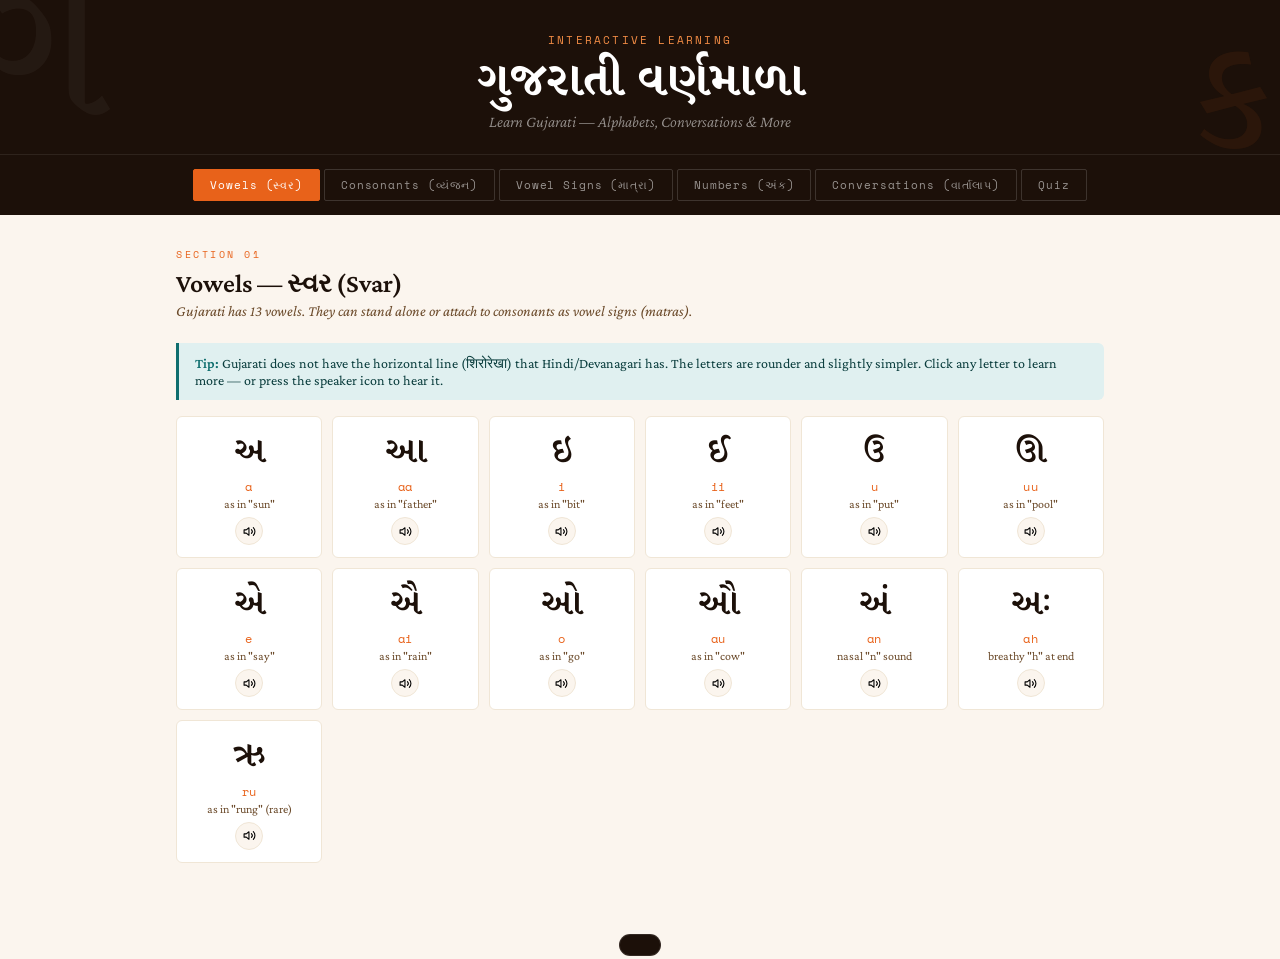
<file: index.html>
<!DOCTYPE html>
<html lang="en">
<head>
  <meta charset="UTF-8">
  <meta name="viewport" content="width=device-width, initial-scale=1.0">
  <title>ગુજરાતી શીખો — Learn Gujarati</title>
  <link href="https://fonts.googleapis.com/css2?family=Noto+Serif+Gujarati:wght@400;600;700&family=Crimson+Pro:ital,wght@0,300;0,400;0,600;1,300&family=Space+Mono:wght@400;700&display=swap" rel="stylesheet">
  <link rel="stylesheet" href="css/style.css">
</head>
<body>

  <header>
    <div class="header-label">Interactive Learning</div>
    <h1>ગુજરાતી વર્ણમાળા</h1>
    <div class="header-sub">Learn Gujarati — Alphabets, Conversations & More</div>
  </header>

  <nav id="main-nav"></nav>

  <main>
    <div class="section active" id="sec-vowels"></div>
    <div class="section" id="sec-consonants"></div>
    <div class="section" id="sec-matras"></div>
    <div class="section" id="sec-numbers"></div>
    <div class="section" id="sec-conversations"></div>
    <div class="section" id="sec-quiz"></div>
  </main>

  <!-- Pronunciation toast -->
  <div id="speak-toast" class="speak-toast"></div>

  <script src="data/config.js"></script>
  <script src="js/speak.js"></script>
  <script src="js/alphabets.js"></script>
  <script src="js/conversations.js"></script>
  <script src="js/quiz.js"></script>
  <script src="js/app.js"></script>
</body>
</html>
</file>
<file: css/style.css>
/* ── Variables ─────────────────────────────────────────── */
:root {
  --saffron:       #E8621A;
  --saffron-light: #F28C45;
  --saffron-pale:  #FDF0E8;
  --ink:           #1C1009;
  --ink-muted:     #6B4A2A;
  --cream:         #FBF5EE;
  --cream-dark:    #F0E6D6;
  --teal:          #0F6E6E;
  --teal-light:    #E0F0F0;
  --green-bg:      #EAF3DE;
  --green-text:    #27500A;
  --red-bg:        #FCEBEB;
  --red-text:      #791F1F;
}

/* ── Reset ──────────────────────────────────────────────── */
*, *::before, *::after { box-sizing: border-box; margin: 0; padding: 0; }

body {
  background: var(--cream);
  color: var(--ink);
  font-family: 'Crimson Pro', Georgia, serif;
  min-height: 100vh;
}

/* ── Header ─────────────────────────────────────────────── */
header {
  background: var(--ink);
  padding: 2rem 2rem 1.5rem;
  text-align: center;
  position: relative;
  overflow: hidden;
}
header::before {
  content: 'ગ';
  position: absolute;
  font-family: 'Noto Serif Gujarati', serif;
  font-size: 200px;
  color: rgba(255,255,255,0.04);
  top: -40px; left: -20px;
  line-height: 1;
  pointer-events: none;
}
header::after {
  content: 'ક';
  position: absolute;
  font-family: 'Noto Serif Gujarati', serif;
  font-size: 160px;
  color: rgba(232,98,26,0.08);
  bottom: -30px; right: 10px;
  line-height: 1;
  pointer-events: none;
}
.header-label {
  font-family: 'Space Mono', monospace;
  font-size: 11px;
  letter-spacing: 0.2em;
  color: var(--saffron-light);
  text-transform: uppercase;
  margin-bottom: 8px;
}
header h1 {
  font-family: 'Noto Serif Gujarati', serif;
  font-size: clamp(28px, 5vw, 48px);
  color: #fff;
  font-weight: 700;
  line-height: 1.1;
  margin-bottom: 4px;
}
.header-sub {
  font-size: 16px;
  color: rgba(255,255,255,0.55);
  font-style: italic;
  font-weight: 300;
}

/* ── Nav ────────────────────────────────────────────────── */
nav#main-nav {
  display: flex;
  justify-content: center;
  gap: 4px;
  padding: 14px 16px;
  background: var(--ink);
  border-top: 1px solid rgba(255,255,255,0.08);
  flex-wrap: wrap;
}
.nav-btn {
  font-family: 'Space Mono', monospace;
  font-size: 11px;
  letter-spacing: 0.08em;
  padding: 7px 16px;
  border-radius: 2px;
  border: 1px solid rgba(255,255,255,0.15);
  background: transparent;
  color: rgba(255,255,255,0.55);
  cursor: pointer;
  transition: all 0.2s;
}
.nav-btn:hover  { border-color: var(--saffron); color: var(--saffron-light); }
.nav-btn.active { background: var(--saffron); border-color: var(--saffron); color: #fff; }

/* ── Main layout ────────────────────────────────────────── */
main { max-width: 960px; margin: 0 auto; padding: 2rem 1rem 4rem; }
.section { display: none; }
.section.active { display: block; }

/* ── Section typography ─────────────────────────────────── */
.section-heading {
  font-family: 'Space Mono', monospace;
  font-size: 10px;
  letter-spacing: 0.25em;
  text-transform: uppercase;
  color: var(--saffron);
  margin-bottom: 6px;
  margin-top: 2rem;
}
.section-heading:first-child { margin-top: 0; }
.section-title {
  font-size: 26px;
  font-weight: 600;
  color: var(--ink);
  margin-bottom: 4px;
  line-height: 1.2;
}
.section-desc {
  font-size: 15px;
  color: var(--ink-muted);
  margin-bottom: 1.5rem;
  font-style: italic;
}

/* ── Tip box ────────────────────────────────────────────── */
.tip-box {
  background: var(--teal-light);
  border-left: 3px solid var(--teal);
  border-radius: 0 6px 6px 0;
  padding: 12px 16px;
  margin-bottom: 1rem;
  font-size: 14px;
  color: #0a3d3d;
}
.tip-box strong { font-weight: 600; color: var(--teal); }

/* ── Alphabet grid ──────────────────────────────────────── */
.alpha-grid {
  display: grid;
  grid-template-columns: repeat(auto-fill, minmax(130px, 1fr));
  gap: 10px;
  margin-bottom: 2rem;
}
.alpha-card {
  background: #fff;
  border: 1.5px solid var(--cream-dark);
  border-radius: 6px;
  padding: 14px 10px 12px;
  text-align: center;
  cursor: pointer;
  transition: all 0.18s;
  position: relative;
}
.alpha-card:hover {
  border-color: var(--saffron);
  transform: translateY(-2px);
  box-shadow: 0 6px 20px rgba(232,98,26,0.12);
}
.alpha-card.selected {
  border-color: var(--saffron);
  background: var(--saffron-pale);
}
.alpha-guj {
  font-family: 'Noto Serif Gujarati', serif;
  font-size: 36px;
  font-weight: 600;
  color: var(--ink);
  line-height: 1.2;
  display: block;
}
.alpha-roman {
  font-family: 'Space Mono', monospace;
  font-size: 12px;
  color: var(--saffron);
  margin-top: 4px;
  display: block;
  letter-spacing: 0.05em;
}
.alpha-eng {
  font-size: 12px;
  color: var(--ink-muted);
  margin-top: 2px;
  display: block;
}

/* Speak button on cards */
.speak-btn {
  display: inline-flex;
  align-items: center;
  justify-content: center;
  width: 28px; height: 28px;
  border-radius: 50%;
  border: 1px solid var(--cream-dark);
  background: var(--cream);
  cursor: pointer;
  margin-top: 6px;
  transition: all 0.15s;
  font-size: 13px;
}
.speak-btn:hover { background: var(--saffron-pale); border-color: var(--saffron); }
.speak-btn.speaking { background: var(--saffron); border-color: var(--saffron); }
.speak-btn svg { width: 13px; height: 13px; }

/* ── Detail panel ───────────────────────────────────────── */
.detail-panel {
  background: var(--ink);
  border-radius: 8px;
  padding: 1.5rem 2rem;
  margin-bottom: 1.5rem;
  display: none;
  animation: fadeIn 0.2s ease;
}
.detail-panel.show { display: flex; gap: 2rem; align-items: center; flex-wrap: wrap; }
.detail-big {
  font-family: 'Noto Serif Gujarati', serif;
  font-size: 80px;
  font-weight: 700;
  color: #fff;
  line-height: 1;
  flex-shrink: 0;
}
.detail-info { flex: 1; min-width: 180px; }
.detail-roman {
  font-family: 'Space Mono', monospace;
  font-size: 22px;
  color: var(--saffron-light);
  margin-bottom: 6px;
  letter-spacing: 0.05em;
}
.detail-name {
  font-size: 18px;
  color: rgba(255,255,255,0.7);
  margin-bottom: 8px;
  font-style: italic;
}
.detail-example {
  font-family: 'Space Mono', monospace;
  font-size: 12px;
  color: rgba(255,255,255,0.45);
  line-height: 1.6;
}
.detail-type-badge {
  font-family: 'Space Mono', monospace;
  font-size: 10px;
  letter-spacing: 0.1em;
  padding: 4px 10px;
  border-radius: 2px;
  background: rgba(232,98,26,0.2);
  color: var(--saffron-light);
  display: inline-block;
  margin-bottom: 8px;
}
.detail-speak-btn {
  margin-top: 10px;
  font-family: 'Space Mono', monospace;
  font-size: 11px;
  letter-spacing: 0.08em;
  padding: 8px 16px;
  border-radius: 4px;
  border: 1px solid rgba(255,255,255,0.2);
  background: transparent;
  color: rgba(255,255,255,0.7);
  cursor: pointer;
  display: flex;
  align-items: center;
  gap: 8px;
  transition: all 0.15s;
}
.detail-speak-btn:hover { background: rgba(232,98,26,0.2); border-color: var(--saffron); color: #fff; }
.detail-speak-btn.speaking { background: var(--saffron); border-color: var(--saffron); color: #fff; }

/* ── Matra section ──────────────────────────────────────── */
.matra-row {
  display: grid;
  grid-template-columns: repeat(auto-fill, minmax(160px, 1fr));
  gap: 10px;
  margin-bottom: 1.5rem;
}
.matra-card {
  background: #fff;
  border: 1.5px solid var(--cream-dark);
  border-radius: 6px;
  padding: 12px;
  display: flex;
  align-items: center;
  gap: 12px;
}
.matra-symbol {
  font-family: 'Noto Serif Gujarati', serif;
  font-size: 28px;
  font-weight: 600;
  color: var(--saffron);
  min-width: 36px;
  text-align: center;
  cursor: pointer;
}
.matra-symbol:hover { opacity: 0.7; }
.matra-info { flex: 1; }
.matra-roman { font-family: 'Space Mono', monospace; font-size: 12px; color: var(--ink); }
.matra-example { font-size: 13px; color: var(--ink-muted); margin-top: 2px; }

/* ── Numbers ────────────────────────────────────────────── */
.num-grid {
  display: grid;
  grid-template-columns: repeat(auto-fill, minmax(100px, 1fr));
  gap: 10px;
  margin-bottom: 2rem;
}
.num-card {
  background: #fff;
  border: 1.5px solid var(--cream-dark);
  border-radius: 6px;
  padding: 12px 8px;
  text-align: center;
  cursor: pointer;
  transition: all 0.15s;
}
.num-card:hover { border-color: var(--saffron); transform: translateY(-1px); }
.num-guj  { font-family: 'Noto Serif Gujarati', serif; font-size: 32px; font-weight: 600; color: var(--ink); display: block; }
.num-arabic { font-family: 'Space Mono', monospace; font-size: 18px; color: var(--saffron); display: block; margin-top: 4px; }
.num-word { font-size: 12px; color: var(--ink-muted); margin-top: 2px; display: block; }

/* ── Conversations ──────────────────────────────────────── */
.conv-topics {
  display: flex;
  gap: 8px;
  flex-wrap: wrap;
  margin-bottom: 1.5rem;
}
.topic-btn {
  font-family: 'Space Mono', monospace;
  font-size: 11px;
  letter-spacing: 0.06em;
  padding: 7px 14px;
  border-radius: 2px;
  border: 1px solid var(--cream-dark);
  background: #fff;
  color: var(--ink-muted);
  cursor: pointer;
  transition: all 0.15s;
}
.topic-btn:hover  { border-color: var(--saffron); color: var(--saffron); }
.topic-btn.active { background: var(--saffron); border-color: var(--saffron); color: #fff; }

.conv-block { display: none; animation: fadeIn 0.2s ease; }
.conv-block.active { display: block; }

.conv-intro {
  background: var(--ink);
  border-radius: 8px;
  padding: 1.2rem 1.5rem;
  margin-bottom: 1.2rem;
  display: flex;
  align-items: center;
  gap: 1rem;
  flex-wrap: wrap;
}
.conv-intro-icon {
  font-family: 'Noto Serif Gujarati', serif;
  font-size: 40px;
  color: var(--saffron-light);
  flex-shrink: 0;
}
.conv-intro-text { flex: 1; }
.conv-intro-title { font-size: 18px; font-weight: 600; color: #fff; margin-bottom: 4px; }
.conv-intro-desc  { font-size: 13px; color: rgba(255,255,255,0.5); font-style: italic; }

.phrase-list { display: flex; flex-direction: column; gap: 10px; margin-bottom: 1.5rem; }

.phrase-card {
  background: #fff;
  border: 1.5px solid var(--cream-dark);
  border-radius: 8px;
  padding: 14px 16px;
  cursor: pointer;
  transition: all 0.15s;
}
.phrase-card:hover    { border-color: var(--saffron); box-shadow: 0 4px 14px rgba(232,98,26,0.08); }
.phrase-card.expanded { border-color: var(--saffron); background: var(--saffron-pale); }

.phrase-top { display: flex; align-items: flex-start; gap: 12px; }
.phrase-num {
  font-family: 'Space Mono', monospace;
  font-size: 11px;
  color: var(--saffron);
  background: var(--saffron-pale);
  border: 1px solid rgba(232,98,26,0.2);
  border-radius: 2px;
  padding: 3px 7px;
  flex-shrink: 0;
  margin-top: 2px;
}
.phrase-main { flex: 1; }
.phrase-guj {
  font-family: 'Noto Serif Gujarati', serif;
  font-size: 22px;
  font-weight: 600;
  color: var(--ink);
  line-height: 1.3;
  margin-bottom: 4px;
}
.phrase-roman { font-family: 'Space Mono', monospace; font-size: 12px; color: var(--saffron); letter-spacing: 0.04em; }
.phrase-eng   { font-size: 14px; color: var(--ink-muted); margin-top: 4px; font-style: italic; }

.phrase-speak {
  flex-shrink: 0;
  width: 34px; height: 34px;
  border-radius: 50%;
  border: 1.5px solid var(--cream-dark);
  background: var(--cream);
  cursor: pointer;
  display: flex; align-items: center; justify-content: center;
  transition: all 0.15s;
  margin-top: 2px;
}
.phrase-speak:hover   { background: var(--saffron-pale); border-color: var(--saffron); }
.phrase-speak.speaking { background: var(--saffron); border-color: var(--saffron); }
.phrase-speak svg { width: 14px; height: 14px; }

.phrase-detail {
  display: none;
  margin-top: 12px;
  padding-top: 12px;
  border-top: 1px solid rgba(232,98,26,0.15);
}
.phrase-card.expanded .phrase-detail { display: block; }

.phrase-note {
  font-size: 13px;
  color: var(--ink-muted);
  line-height: 1.6;
  margin-bottom: 8px;
}
.phrase-usage {
  font-family: 'Space Mono', monospace;
  font-size: 11px;
  letter-spacing: 0.06em;
  background: var(--teal-light);
  color: var(--teal);
  border-radius: 2px;
  padding: 6px 10px;
  display: inline-block;
}

/* ── Dialogue box ───────────────────────────────────────── */
.dialogue-box {
  background: var(--ink);
  border-radius: 8px;
  padding: 1.5rem;
  margin-bottom: 1.5rem;
}
.dialogue-title {
  font-family: 'Space Mono', monospace;
  font-size: 10px;
  letter-spacing: 0.2em;
  text-transform: uppercase;
  color: var(--saffron-light);
  margin-bottom: 1rem;
}
.dialogue-line {
  display: flex;
  gap: 10px;
  margin-bottom: 14px;
  align-items: flex-start;
}
.dialogue-line:last-child { margin-bottom: 0; }
.speaker-tag {
  font-family: 'Space Mono', monospace;
  font-size: 10px;
  padding: 3px 8px;
  border-radius: 2px;
  flex-shrink: 0;
  margin-top: 3px;
  letter-spacing: 0.05em;
}
.speaker-a { background: rgba(232,98,26,0.2); color: var(--saffron-light); }
.speaker-b { background: rgba(15,110,110,0.2); color: #5DC8C8; }
.dialogue-content { flex: 1; }
.dial-guj {
  font-family: 'Noto Serif Gujarati', serif;
  font-size: 18px;
  font-weight: 600;
  color: #fff;
  line-height: 1.3;
  margin-bottom: 2px;
}
.dial-roman { font-family: 'Space Mono', monospace; font-size: 11px; color: rgba(255,255,255,0.4); margin-bottom: 2px; letter-spacing: 0.03em; }
.dial-eng   { font-size: 13px; color: rgba(255,255,255,0.55); font-style: italic; }
.dial-speak {
  flex-shrink: 0;
  width: 30px; height: 30px;
  border-radius: 50%;
  border: 1px solid rgba(255,255,255,0.15);
  background: transparent;
  cursor: pointer;
  display: flex; align-items: center; justify-content: center;
  transition: all 0.15s;
  margin-top: 2px;
}
.dial-speak:hover   { background: rgba(232,98,26,0.2); border-color: var(--saffron); }
.dial-speak.speaking { background: var(--saffron); border-color: var(--saffron); }
.dial-speak svg { width: 12px; height: 12px; }

/* ── Quiz ───────────────────────────────────────────────── */
.progress-strip {
  display: flex;
  justify-content: center;
  gap: 6px;
  padding: 12px;
  background: var(--cream-dark);
  border-radius: 6px;
  margin-bottom: 1.5rem;
  flex-wrap: wrap;
}
.prog-dot {
  width: 8px; height: 8px;
  border-radius: 50%;
  background: var(--cream);
  border: 1.5px solid var(--ink-muted);
}
.prog-dot.done { background: var(--saffron); border-color: var(--saffron); }

.quiz-box {
  background: var(--ink);
  border-radius: 8px;
  padding: 2rem;
  text-align: center;
  margin-bottom: 1.5rem;
}
.quiz-question {
  font-family: 'Noto Serif Gujarati', serif;
  font-size: 72px;
  color: #fff;
  font-weight: 700;
  margin-bottom: 4px;
  cursor: pointer;
  transition: opacity 0.15s;
  display: inline-block;
}
.quiz-question:hover { opacity: 0.8; }
.quiz-speak-hint {
  font-family: 'Space Mono', monospace;
  font-size: 10px;
  color: rgba(255,255,255,0.3);
  letter-spacing: 0.1em;
  margin-bottom: 8px;
}
.quiz-prompt  { font-size: 15px; color: rgba(255,255,255,0.5); font-style: italic; margin-bottom: 1.5rem; }
.quiz-score   { font-family: 'Space Mono', monospace; font-size: 13px; color: rgba(255,255,255,0.45); margin-bottom: 1rem; }
.quiz-feedback { font-size: 16px; height: 24px; margin-bottom: 1rem; font-style: italic; color: var(--saffron-light); }
.quiz-options {
  display: grid;
  grid-template-columns: 1fr 1fr;
  gap: 10px;
  max-width: 400px;
  margin: 0 auto 1.5rem;
}
.quiz-opt {
  font-family: 'Space Mono', monospace;
  font-size: 13px;
  padding: 12px;
  border-radius: 4px;
  border: 1.5px solid rgba(255,255,255,0.15);
  background: transparent;
  color: rgba(255,255,255,0.8);
  cursor: pointer;
  transition: all 0.15s;
  letter-spacing: 0.05em;
}
.quiz-opt:hover   { border-color: var(--saffron-light); color: #fff; }
.quiz-opt.correct { background: var(--green-bg); border-color: #1D9E75; color: var(--green-text); }
.quiz-opt.wrong   { background: var(--red-bg);   border-color: #A32D2D; color: var(--red-text); }

.quiz-next {
  font-family: 'Space Mono', monospace;
  font-size: 12px;
  letter-spacing: 0.1em;
  padding: 10px 28px;
  border-radius: 4px;
  background: var(--saffron);
  border: none;
  color: #fff;
  cursor: pointer;
  transition: background 0.15s;
  display: none;
}
.quiz-next:hover  { background: var(--saffron-light); }
.quiz-next.show   { display: inline-block; }

/* ── Speak Toast ────────────────────────────────────────── */
.speak-toast {
  position: fixed;
  bottom: 24px;
  left: 50%;
  transform: translateX(-50%) translateY(80px);
  background: var(--ink);
  color: #fff;
  font-family: 'Space Mono', monospace;
  font-size: 12px;
  padding: 10px 20px;
  border-radius: 99px;
  border: 1px solid rgba(255,255,255,0.1);
  display: flex;
  align-items: center;
  gap: 10px;
  transition: transform 0.3s ease;
  z-index: 999;
  pointer-events: none;
  white-space: nowrap;
}
.speak-toast.show { transform: translateX(-50%) translateY(0); }
.speak-toast-guj {
  font-family: 'Noto Serif Gujarati', serif;
  font-size: 18px;
  color: var(--saffron-light);
}
.speak-toast-waves {
  display: flex;
  gap: 3px;
  align-items: center;
}
.speak-toast-waves span {
  display: block;
  width: 3px;
  background: var(--saffron);
  border-radius: 2px;
  animation: wave 0.6s ease-in-out infinite alternate;
}
.speak-toast-waves span:nth-child(1) { height: 6px;  animation-delay: 0s; }
.speak-toast-waves span:nth-child(2) { height: 12px; animation-delay: 0.1s; }
.speak-toast-waves span:nth-child(3) { height: 8px;  animation-delay: 0.2s; }
.speak-toast-waves span:nth-child(4) { height: 14px; animation-delay: 0.15s; }
.speak-toast-waves span:nth-child(5) { height: 6px;  animation-delay: 0.05s; }

/* ── Animations ─────────────────────────────────────────── */
@keyframes fadeIn {
  from { opacity: 0; transform: translateY(6px); }
  to   { opacity: 1; transform: translateY(0); }
}
@keyframes wave {
  from { transform: scaleY(0.6); }
  to   { transform: scaleY(1.2); }
}
</file>
